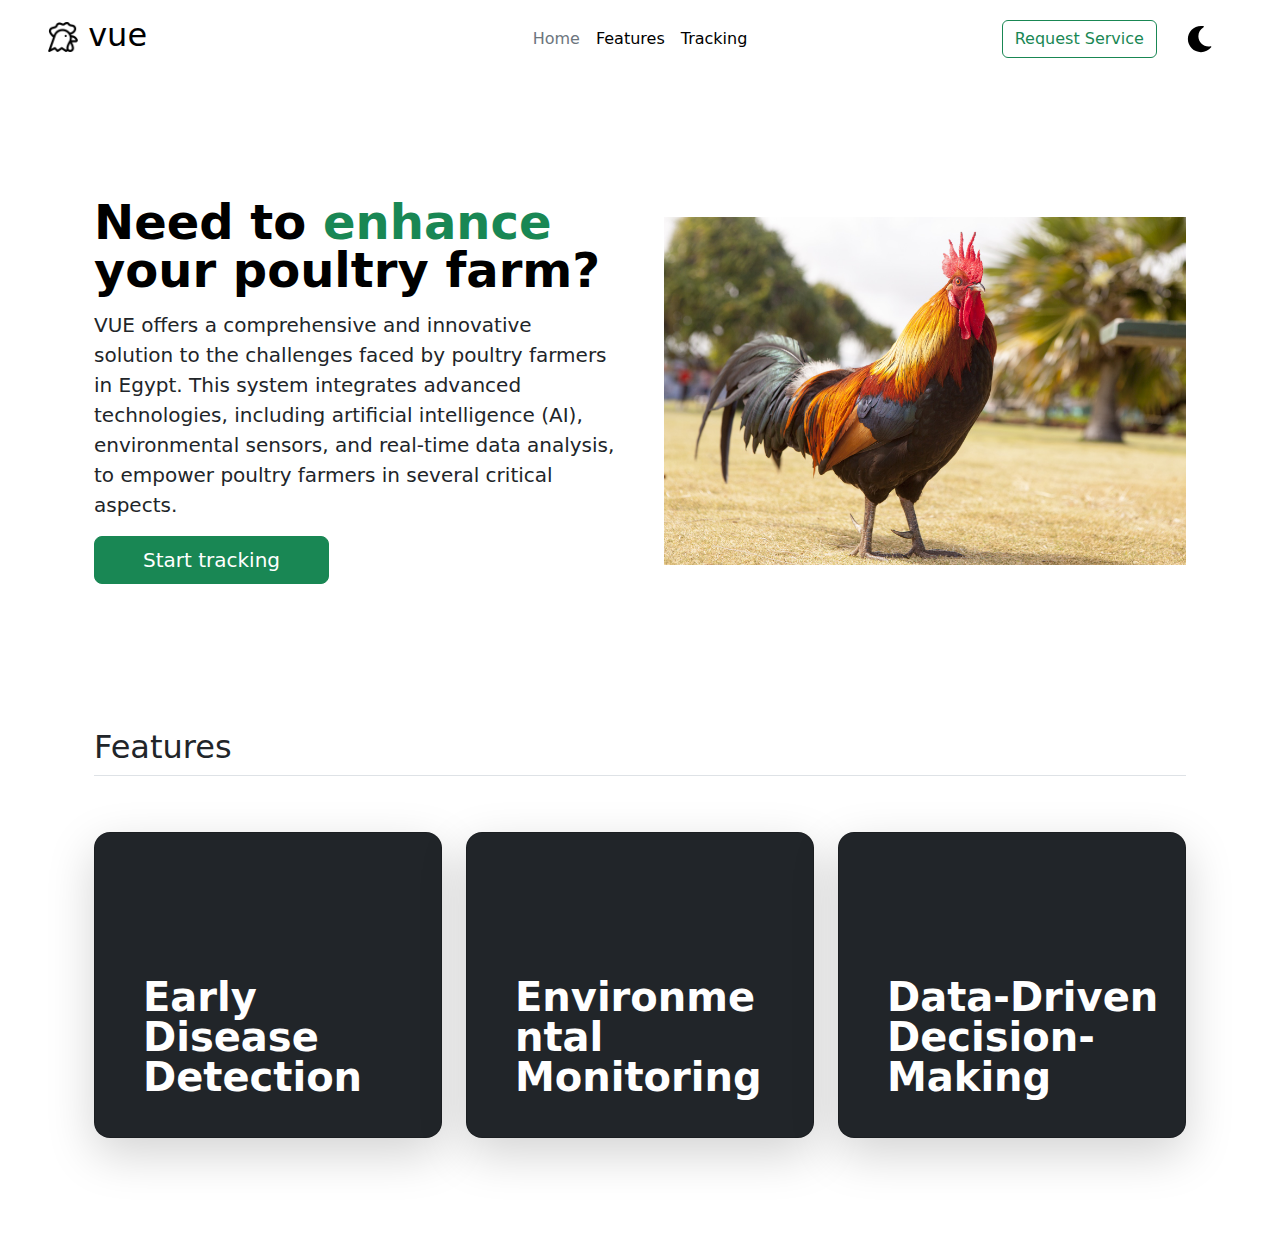
<file: index.html>
<!DOCTYPE html>
<html lang="en" data-bs-theme="">
<head>
    <meta charset="UTF-8">
    <meta name="viewport" content="width=device-width, initial-scale=1.0">
    <title>VUE</title>
    <link rel = "icon" href="images/chicken-logo.ico">
    <link rel="stylesheet" href="css/bootstrap.min.css">
    <link rel="stylesheet" href="css/styles.css">
</head>
<body>
    <div class="container-fluid px-5 ">
    <header class="d-flex flex-wrap align-items-center justify-content-center justify-content-md-between py-3 mb-4">
      <div class="col-md-3 mb-2 mb-md-0">
        <a href="index.html" class="d-inline-flex link-body-emphasis text-decoration-none">
                    
        <h2><img id="logo"src="images/dark-chicken.png" alt="chicken icon" height="30"> vue</h2>
        </a>
      </div>

      <ul class="nav col-12 col-md-auto mb-2 justify-content-center mb-md-0">
        <li><a href="#title" class="nav-link px-2 link-secondary">Home</a></li>
        <li><a href="#features" class="nav-link px-2 link-body-emphasis">Features</a></li>
        <li><a href="tracking.html" class="nav-link px-2 link-body-emphasis">Tracking</a></li>
      </ul>

      <div class="col-md-3 text-end">
        <button type="button" class="btn btn-outline-success me-xl-2">Request Service</button>
        <!-- <button type="button" class="btn btn-dark">Sign-up</button> -->
        <img class="mx-3" src="images/moon.svg" alt="moon icon" height="30" id="theme">

      </div>
    </header>
  </div>

  <section id="title" >
    <div class="container col-xxl-8 px-4 py-5">
        <div class="row flex-lg-row-reverse align-items-center g-5 py-5">
          <div class="col-10 col-sm-8 col-lg-6">
            <img src="images/cock.jpg" class="d-block mx-lg-auto img-fluid" alt="Bootstrap Themes" width="700" height="500" loading="lazy">
          </div>
          <div class="col-lg-6">
            <h1 class="display-5 fw-bold text-body-emphasis lh-1 mb-3">Need to <span class="text-success">enhance</span> your poultry farm?</h1>
            <p class="lead">VUE offers a comprehensive and innovative solution to the challenges faced by poultry farmers in Egypt. This system integrates advanced technologies, including artificial intelligence (AI), environmental sensors, and real-time data analysis, to empower poultry farmers in several critical aspects.</p>
            <div class="d-flex justify-content-center justify-content-md-start">
              <a href="tracking.html"><button type="button" class="btn btn-success btn-lg px-5 me-md-2">Start tracking</button></a>
            </div>
          </div>
        </div>
      </div>
  </section>

  <section id="features">
    <div class="container px-4 py-5" id="custom-cards">
        <h2 class="pb-2 border-bottom">Features</h2>
    
        <div class="row row-cols-1 row-cols-lg-3 align-items-stretch g-4 py-5">
          <div class="col">
            <div class="card card-cover h-100 overflow-hidden text-bg-dark rounded-4 shadow-lg">
              <div class="d-flex flex-column h-100 p-5 pb-3 text-white text-shadow-1 feature">
                <h3 class="pt-5 mt-5 mb-4 display-6 lh-1 fw-bold">Early Disease Detection</h3>
              </div>
            </div>
          </div>
    
          <div class="col">
            <div class="card card-cover h-100 overflow-hidden text-bg-dark rounded-4 shadow-lg" >
              <div class="d-flex flex-column h-100 p-5 pb-3 text-white text-shadow-1">
                <h3 class="pt-5 mt-5 mb-4 display-6 lh-1 fw-bold">Environmental Monitoring</h3>
              </div>
            </div>
          </div>
    
          <div class="col">
            <div class="card card-cover h-100 overflow-hidden text-bg-dark rounded-4 shadow-lg" >
              <div class="d-flex flex-column h-100 p-5 pe-0 pb-3 text-shadow-1">
                <h3 class="pt-5 mt-5 mb-4 display-6 lh-1 fw-bold">Data-Driven Decision-Making</h3>
              </div>
            </div>
          </div>
        </div>
      </div>
  </section>

  <script src="js/script.js"></script>
  <script src="js/bootstrap.bundle.min.js"></script>
</body>
</html>
</file>
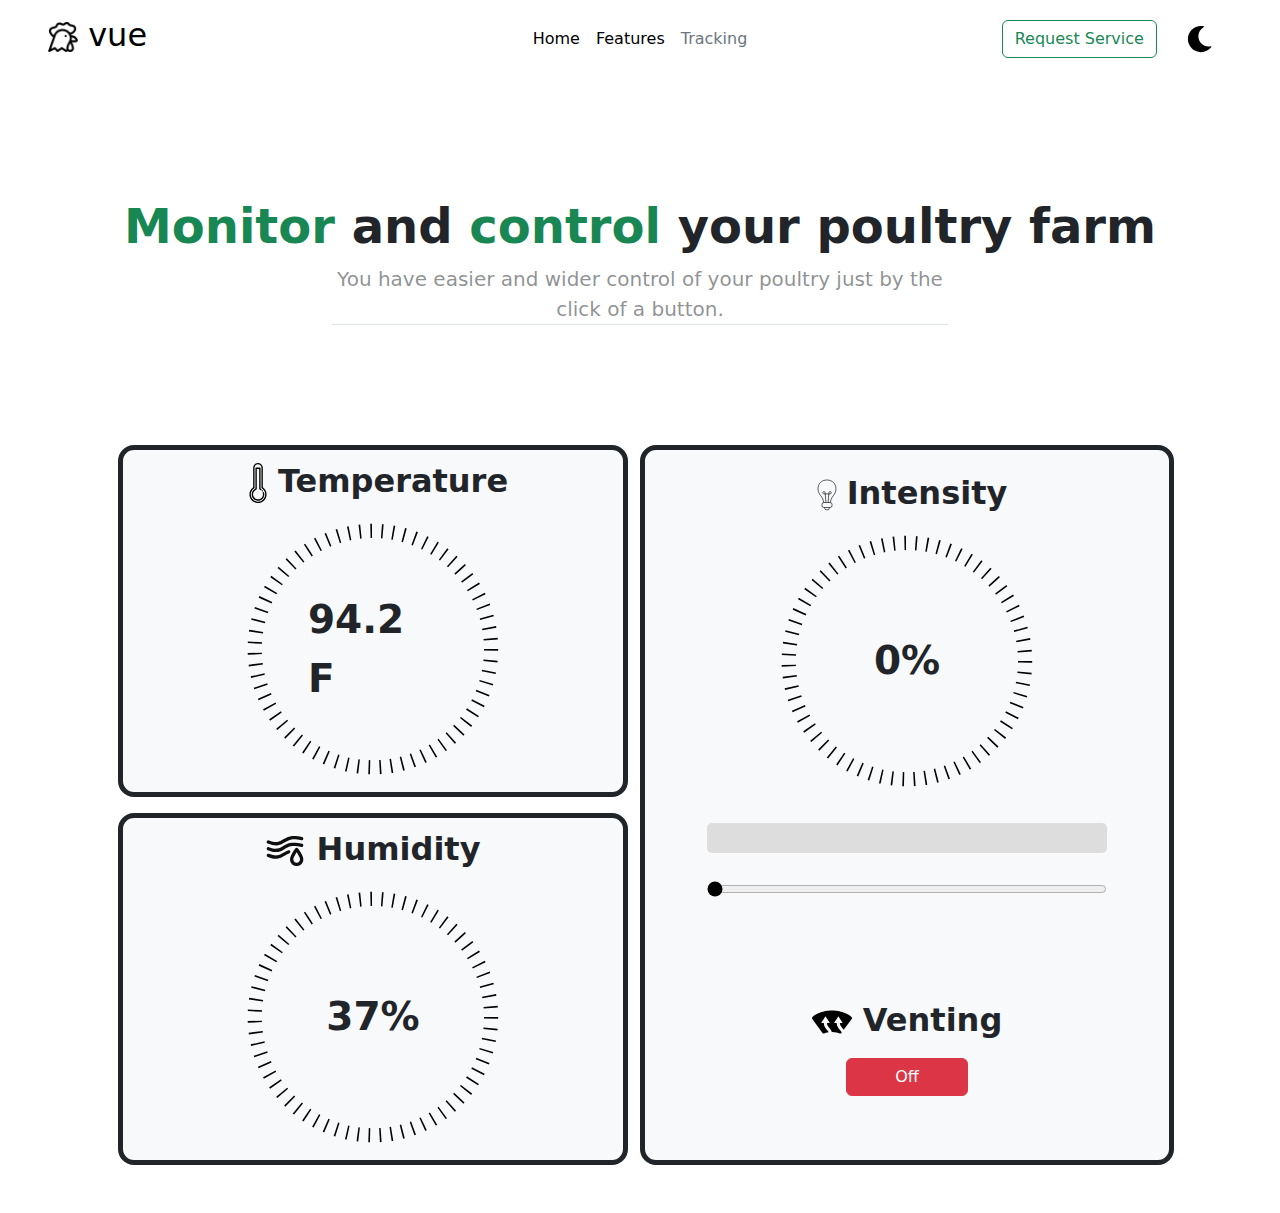
<file: tracking.html>
<!DOCTYPE html>
<html lang="en" data-bs-theme="">
<head>
    <meta charset="UTF-8">
    <meta name="viewport" content="width=device-width, initial-scale=1.0">
    <title>Poultry Tracking</title>
    <link rel = "icon" href="images/chicken-logo.ico">
    <link rel="stylesheet" href="css/bootstrap.min.css">
    <link rel="stylesheet" href="css/styles.css">
</head>
<body>
    <div class="container-fluid px-5 ">
        <header class="d-flex flex-wrap align-items-center justify-content-center justify-content-md-between py-3 mb-4">
          <div class="col-md-3 mb-2 mb-md-0">
            <a href="index.html" class="d-inline-flex link-body-emphasis text-decoration-none">
                
            <h2><img id="logo" src="images/dark-chicken.png" alt="chicken icon" height="30"> vue</h2>
            </a>
          </div>
    
          <ul class="nav col-12 col-md-auto mb-2 justify-content-center mb-md-0">
            <li><a href="index.html" class="nav-link px-2 link-body-emphasis">Home</a></li>
            <li><a href="index.html#features" class="nav-link px-2 link-body-emphasis">Features</a></li>
            <li><a href="" class="nav-link px-2 link-secondary">Tracking</a></li>
          </ul>
    
          <div class="col-md-3 text-end">
            <button type="button" class="btn btn-outline-success me-xl-2">Request Service</button>
            <img class="mx-3" src="images/moon.svg" alt="moon icon" height="30" id="theme">

            <!-- <button type="button" class="btn btn-dark">Sign-up</button> -->
          </div>
        </header>
      </div>

      <!-- tracking title section -->
    <section>
            <div class="px-4 py-5 text-center">
                <div class="py-5">
                  <h1 class="display-5 fw-bold"><span class="text-success">Monitor</span> and <span class="text-success">control</span> your poultry farm</h1>
                  <div class="col-lg-6 mx-auto">
                    <p class="fs-5 mb-4 text-body-tertiary border-bottom">You have easier and wider control of your poultry just by the click of a button.</p>
                  </div>
                </div>
              </div>
        
    </section>

    <!-- tracking section -->
    <section>
        <div class="container d-grid gap-3 px-5 mb-5">
            <div class="row" style="height: 80vh;">    
                <!-- First column -->
                <div class="col-md-6 d-flex flex-column gap-3">
                    <!-- First row -->
                    <div class="box d-flex justify-content-center bg-body-tertiary rounded-4 border border-dark border-5">
                        <div class="d-flex flex-column align-items-center gap-2 justify-content-center ">
                            <h2 class="fw-bold"><img class="icons" src="images/thermometer.svg" alt="thermometer">Temperature</h2>
                            <div class="thermostat">
                                <img src="images/circle.svg" alt="" height="260">
                                <div class="thermo-value fw-bold">94.2 F</div>
                            </div>
                        </div>
                    </div>
                    <!-- second row -->
                    <div class="box d-flex justify-content-center rounded-4  bg-body-tertiary border border-dark border-5">

                        <div class="d-flex flex-column align-items-center gap-2 justify-content-center">
                            <h2 class="fw-bold"><img class="icons" src="images/humidity-svgrepo-com.svg" alt="thermometer"> Humidity</h2>
                            <div class="thermostat">
                                <img src="images/circle.svg" alt="" height="260">
                                <div class="thermo-value fw-bold">37%</div>
                            </div>
                        </div>

                    </div>
                    
                </div>
                <!-- Second Column -->
                <div class="col-md-6 d-flex flex-column gap-2 align-items-center box border border-dark border-5 rounded-4 pt-4 bg-body-tertiary">
                    <!-- first row -->
                    <h2 class="fw-bold "><img class="icons" src="images/bulp-svgrepo-com.svg" alt="bulp">Intensity</h2>
                    <div class="thermostat mb-4">
                        <img src="images/circle.svg" alt="" height="260">
                        <div class="thermo-value fw-bold" id="progressLabel">0%</div>
                    </div>

                    <div class="progress-container">
                        <div class="progress-bar" id="progress"></div>
                    </div>
                    <input type="range" id="rangeInput" min="0" max="100" value="0" class="mb-5">

                    <h2 class="mt-5 fw-bold "><img class="icons" src="images/vent-svgrepo-com.svg" alt="bulp"> Venting</h2>

                    <button id="toggleButton"  class="btn btn-danger px-5">Off</button>
                    
                </div>
            </div>
        </div>
    </section>

    <script src="js/script.js"></script>
    <script src="js/bootstrap.bundle.min.js"></script>
</body>
</html>
</file>
<file: css/styles.css>
.gradient-background {
  background: linear-gradient(300deg, #00bfff, #ff4c68, #ef8172);
  background-size: 180% 180%;
  animation: gradient-animation 18s ease infinite;
}

@keyframes gradient-animation {
  0% {
    background-position: 0% 50%;
  }
  50% {
    background-position: 100% 50%;
  }
  100% {
    background-position: 0% 50%;
  }
}

#myContent {
  height: 100vh;
}

.thermostat{
  position:relative;
}

.thermo-value {
  position: absolute;
  top: 50%;
  left: 50%;
  transform: translate(-50%, -50%);
  font-size: 39px;
}

.icons{
 height: 40px;
}

.box{
  height:100%;
}

.progress-container {
  width: 80%;
  margin: 0 auto;
  background-color: #ddd;
  border-radius: 5px;
  overflow: hidden;
}

.progress-bar {
  width: 0;
  height: 30px;
  text-align: center;
  line-height: 30px;
  color: white;
  transition: width 0.3s;
}

input[type="range"] {
  width: 80%;
  margin: 20px auto;
}

#progressLabel {
  font-weight: bold;
}

input[type="range"] {
  accent-color: black;
}

/* .feature{
  background-image: url("../images/detection.webp");
  background-color:#cccccc;
  background-position: center;
  background-size: cover;
  background-repeat: no-repeat;
} */
</file>
